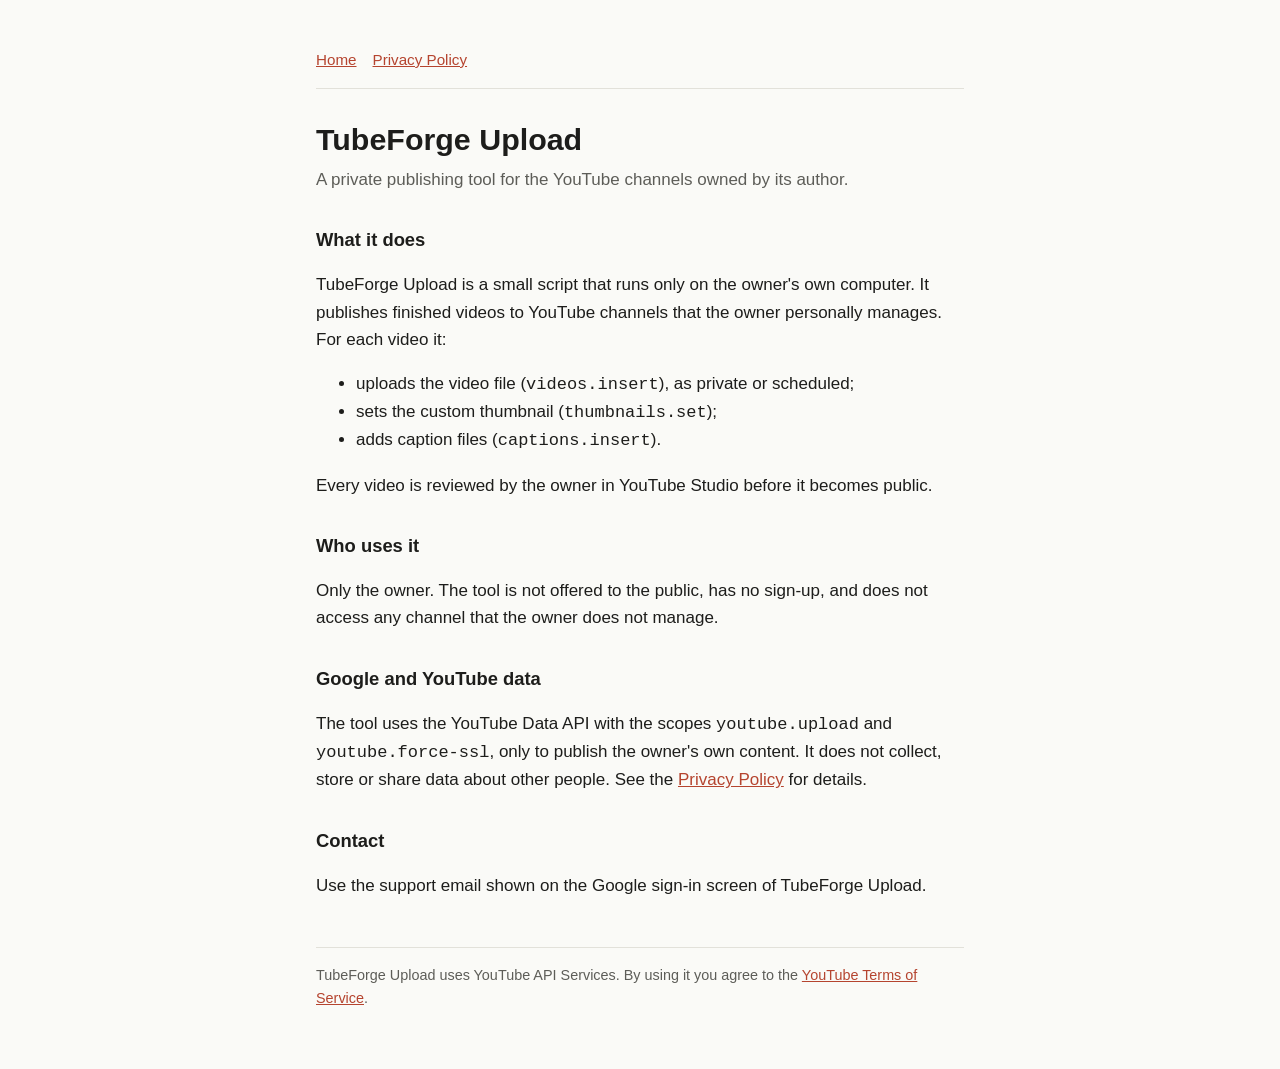
<file: index.html>
<!doctype html>
<html lang="en">
<head>
<meta charset="utf-8">
<meta name="viewport" content="width=device-width, initial-scale=1">
<title>TubeForge Upload</title>
<meta name="description" content="TubeForge Upload is a private tool that uploads the owner's own videos to the owner's own YouTube channels.">
<link rel="stylesheet" href="style.css">
</head>
<body>
<main>
<nav><a href="./">Home</a><a href="privacy.html">Privacy Policy</a></nav>
<h1>TubeForge Upload</h1>
<p class="sub">A private publishing tool for the YouTube channels owned by its author.</p>

<h2>What it does</h2>
<p>TubeForge Upload is a small script that runs only on the owner's own computer. It publishes finished videos to YouTube channels that the owner personally manages. For each video it:</p>
<ul>
<li>uploads the video file (<code>videos.insert</code>), as private or scheduled;</li>
<li>sets the custom thumbnail (<code>thumbnails.set</code>);</li>
<li>adds caption files (<code>captions.insert</code>).</li>
</ul>
<p>Every video is reviewed by the owner in YouTube Studio before it becomes public.</p>

<h2>Who uses it</h2>
<p>Only the owner. The tool is not offered to the public, has no sign-up, and does not access any channel that the owner does not manage.</p>

<h2>Google and YouTube data</h2>
<p>The tool uses the YouTube Data API with the scopes <code>youtube.upload</code> and <code>youtube.force-ssl</code>, only to publish the owner's own content. It does not collect, store or share data about other people. See the <a href="privacy.html">Privacy Policy</a> for details.</p>

<h2>Contact</h2>
<p>Use the support email shown on the Google sign-in screen of TubeForge Upload.</p>

<footer>TubeForge Upload uses YouTube API Services. By using it you agree to the <a href="https://www.youtube.com/t/terms">YouTube Terms of Service</a>.</footer>
</main>
</body>
</html>
</file>
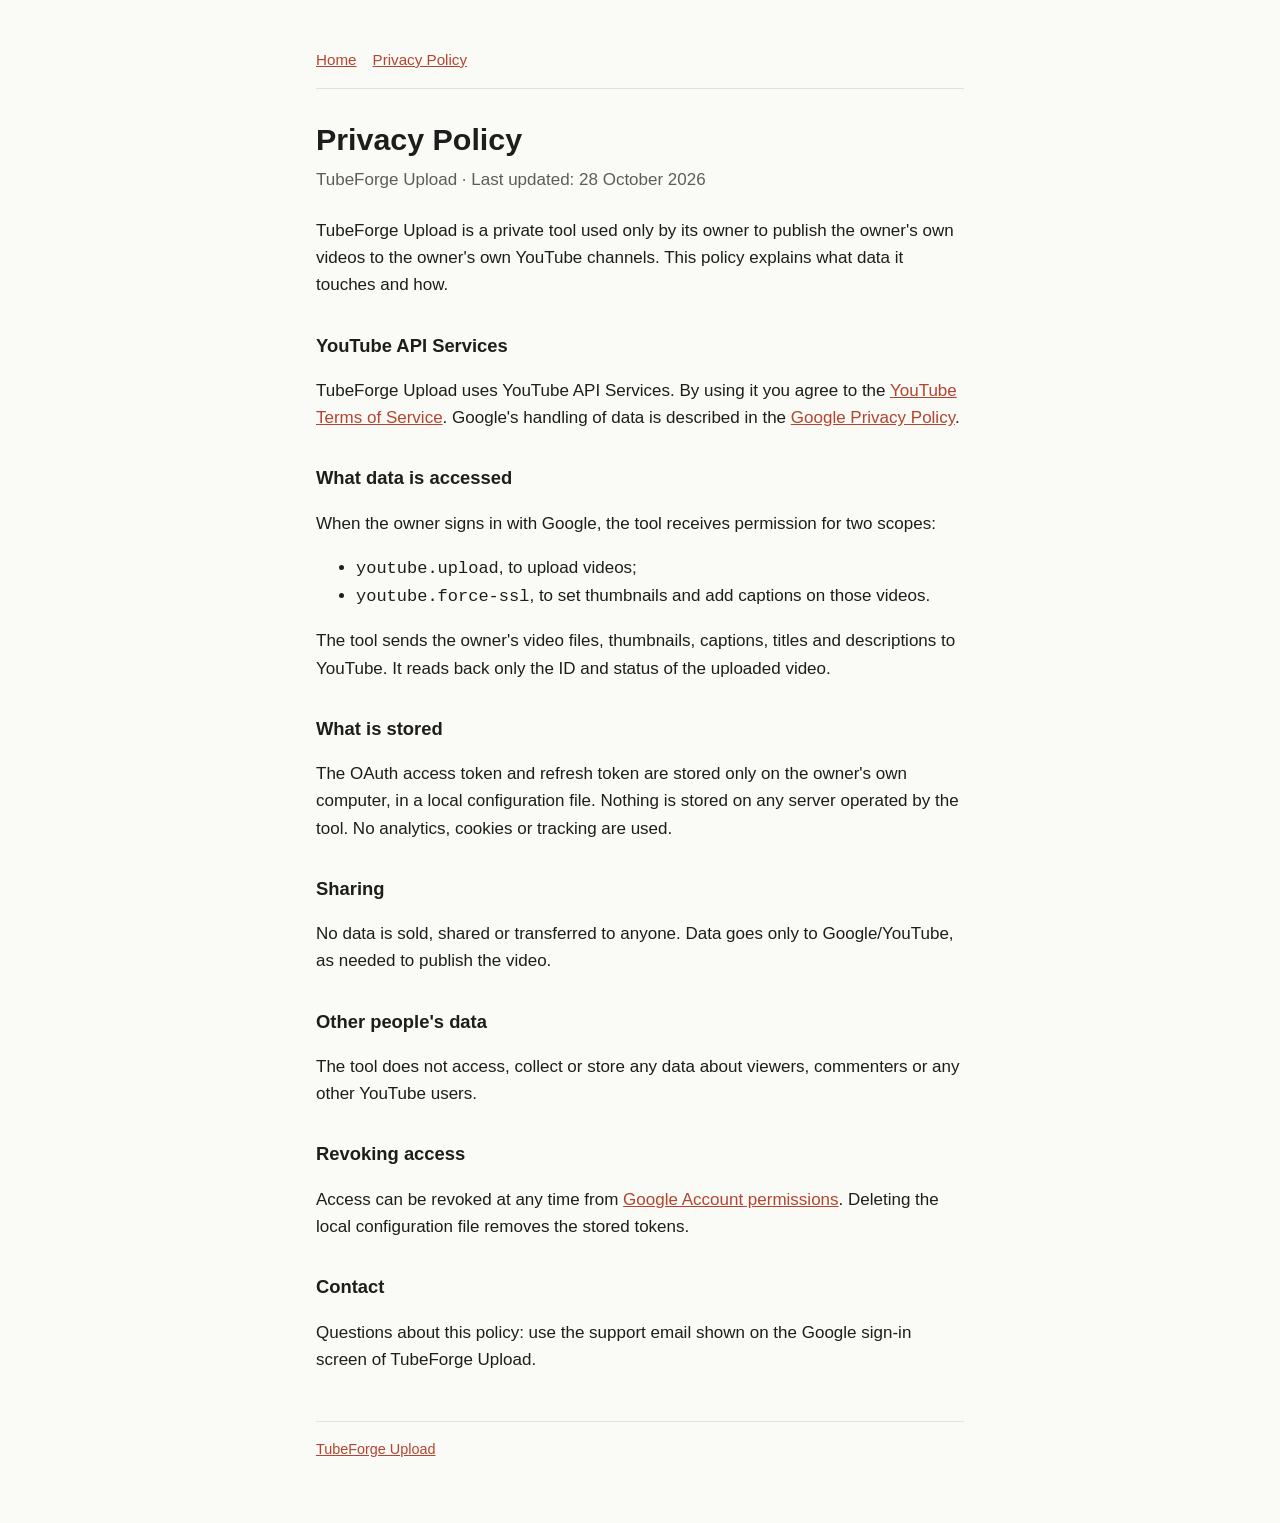
<file: privacy.html>
<!doctype html>
<html lang="en">
<head>
<meta charset="utf-8">
<meta name="viewport" content="width=device-width, initial-scale=1">
<title>TubeForge Privacy Policy</title>
<meta name="description" content="Privacy Policy for TubeForge Upload.">
<link rel="stylesheet" href="style.css">
</head>
<body>
<main>
<nav><a href="./">Home</a><a href="privacy.html">Privacy Policy</a></nav>
<h1>Privacy Policy</h1>
<p class="sub">TubeForge Upload · Last updated: 28 October 2026</p>

<p>TubeForge Upload is a private tool used only by its owner to publish the owner's own videos to the owner's own YouTube channels. This policy explains what data it touches and how.</p>

<h2>YouTube API Services</h2>
<p>TubeForge Upload uses YouTube API Services. By using it you agree to the <a href="https://www.youtube.com/t/terms">YouTube Terms of Service</a>. Google's handling of data is described in the <a href="https://policies.google.com/privacy">Google Privacy Policy</a>.</p>

<h2>What data is accessed</h2>
<p>When the owner signs in with Google, the tool receives permission for two scopes:</p>
<ul>
<li><code>youtube.upload</code>, to upload videos;</li>
<li><code>youtube.force-ssl</code>, to set thumbnails and add captions on those videos.</li>
</ul>
<p>The tool sends the owner's video files, thumbnails, captions, titles and descriptions to YouTube. It reads back only the ID and status of the uploaded video.</p>

<h2>What is stored</h2>
<p>The OAuth access token and refresh token are stored only on the owner's own computer, in a local configuration file. Nothing is stored on any server operated by the tool. No analytics, cookies or tracking are used.</p>

<h2>Sharing</h2>
<p>No data is sold, shared or transferred to anyone. Data goes only to Google/YouTube, as needed to publish the video.</p>

<h2>Other people's data</h2>
<p>The tool does not access, collect or store any data about viewers, commenters or any other YouTube users.</p>

<h2>Revoking access</h2>
<p>Access can be revoked at any time from <a href="https://myaccount.google.com/permissions">Google Account permissions</a>. Deleting the local configuration file removes the stored tokens.</p>

<h2>Contact</h2>
<p>Questions about this policy: use the support email shown on the Google sign-in screen of TubeForge Upload.</p>

<footer><a href="./">TubeForge Upload</a></footer>
</main>
</body>
</html>
</file>
<file: style.css>
:root{--bg:#fafaf7;--fg:#1d1d1b;--muted:#5d5d58;--line:#e2e1da;--accent:#b5442f}
@media (prefers-color-scheme:dark){:root{--bg:#161615;--fg:#ecebe6;--muted:#a3a29b;--line:#33332f;--accent:#e07a62}}
*{box-sizing:border-box}
body{margin:0;background:var(--bg);color:var(--fg);font:17px/1.6 -apple-system,BlinkMacSystemFont,"Segoe UI",Roboto,sans-serif}
main{max-width:680px;margin:0 auto;padding:48px 16px 64px}
h1{font-size:1.9rem;line-height:1.2;margin:0 0 8px}
h2{font-size:1.15rem;margin:32px 0 8px}
p,li{color:var(--fg)}
.sub{color:var(--muted);margin:0 0 24px}
a{color:var(--accent)}
nav{display:flex;gap:16px;padding-bottom:16px;border-bottom:1px solid var(--line);margin-bottom:32px;font-size:.95rem}
footer{margin-top:48px;padding-top:16px;border-top:1px solid var(--line);color:var(--muted);font-size:.9rem}
</file>
